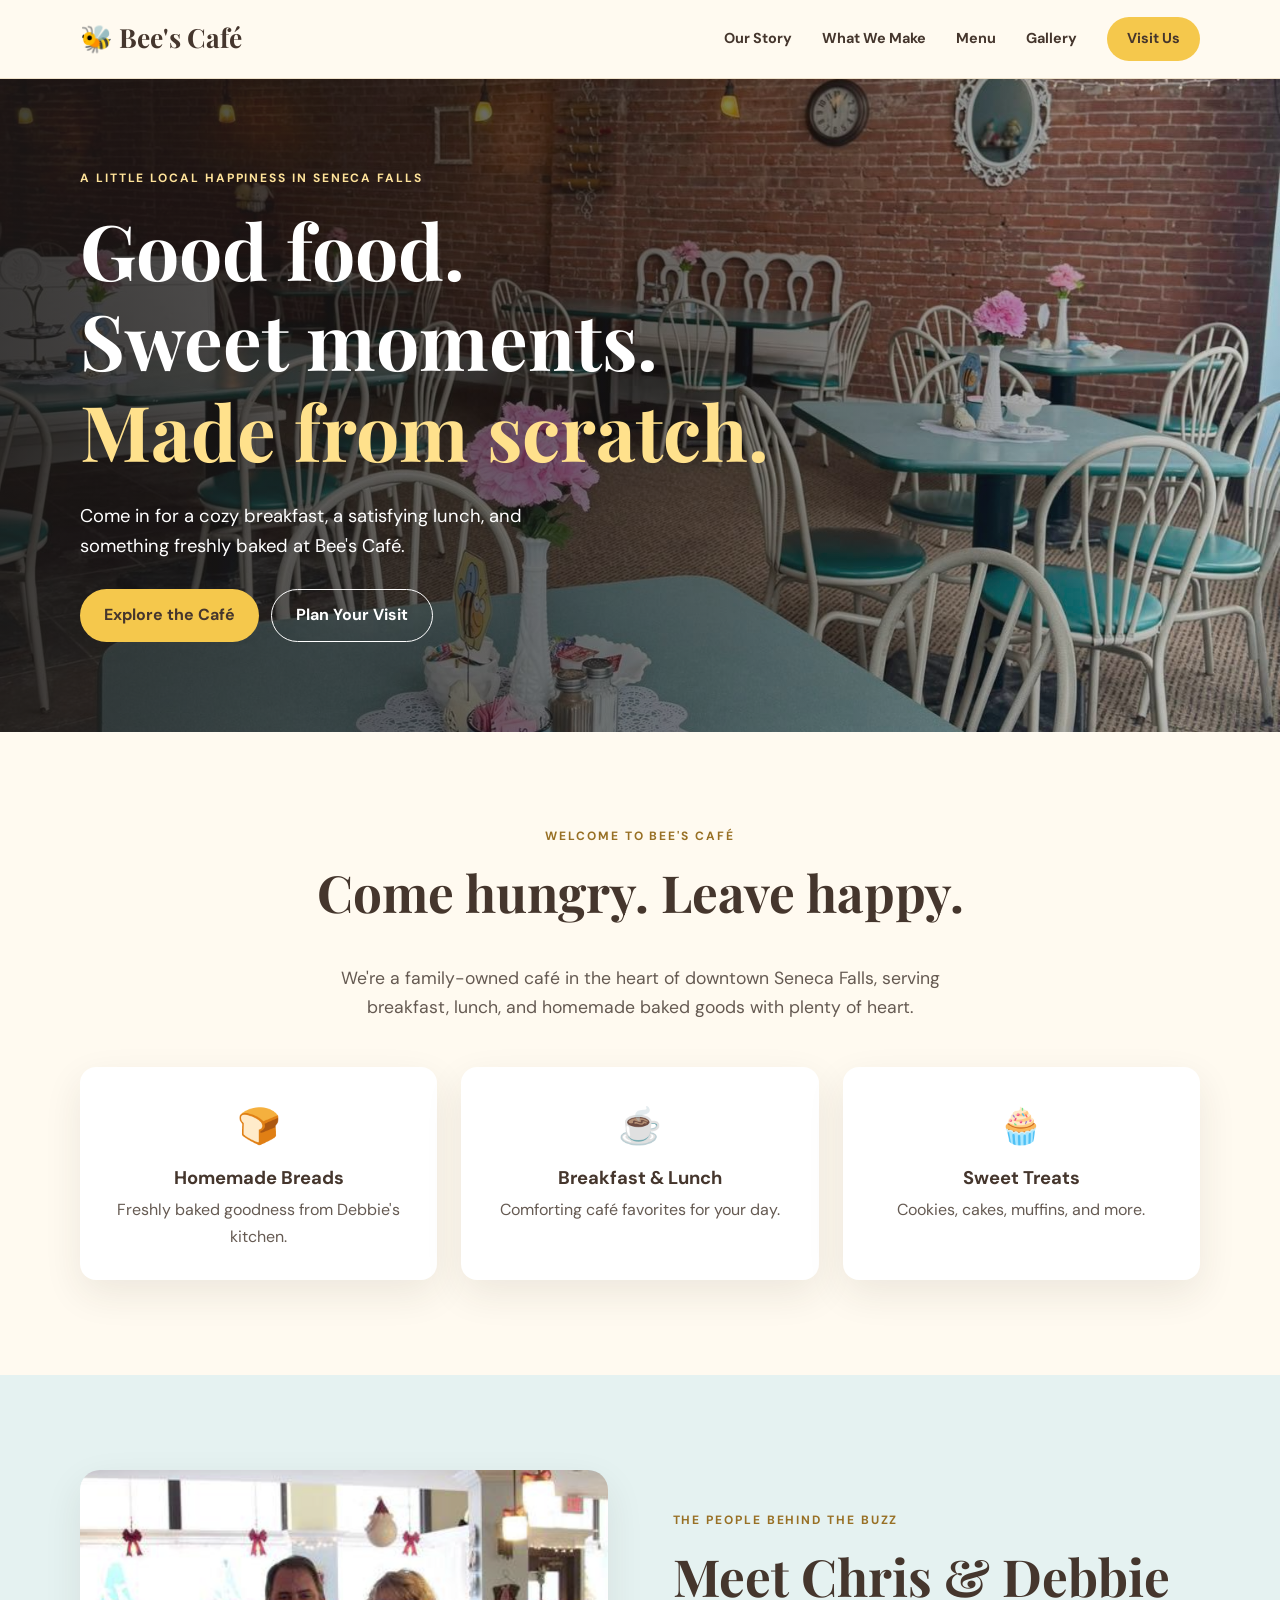
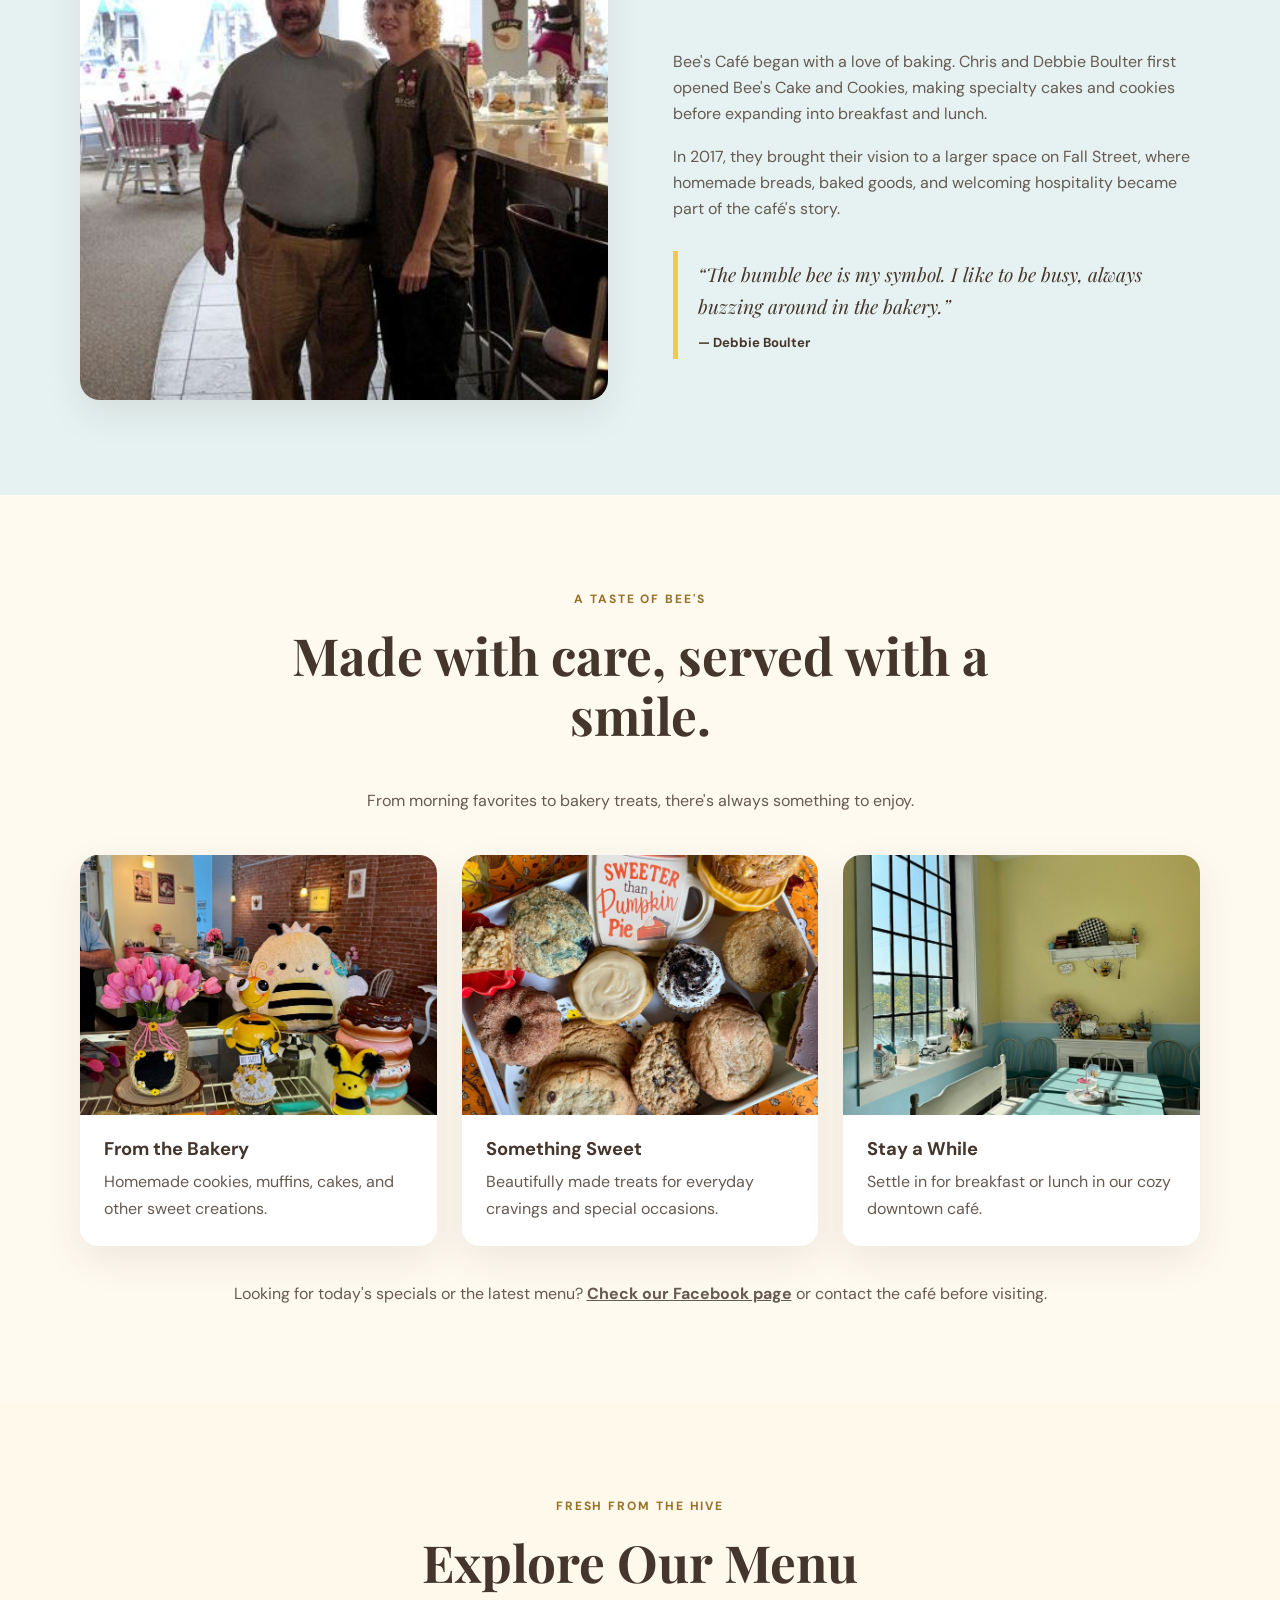
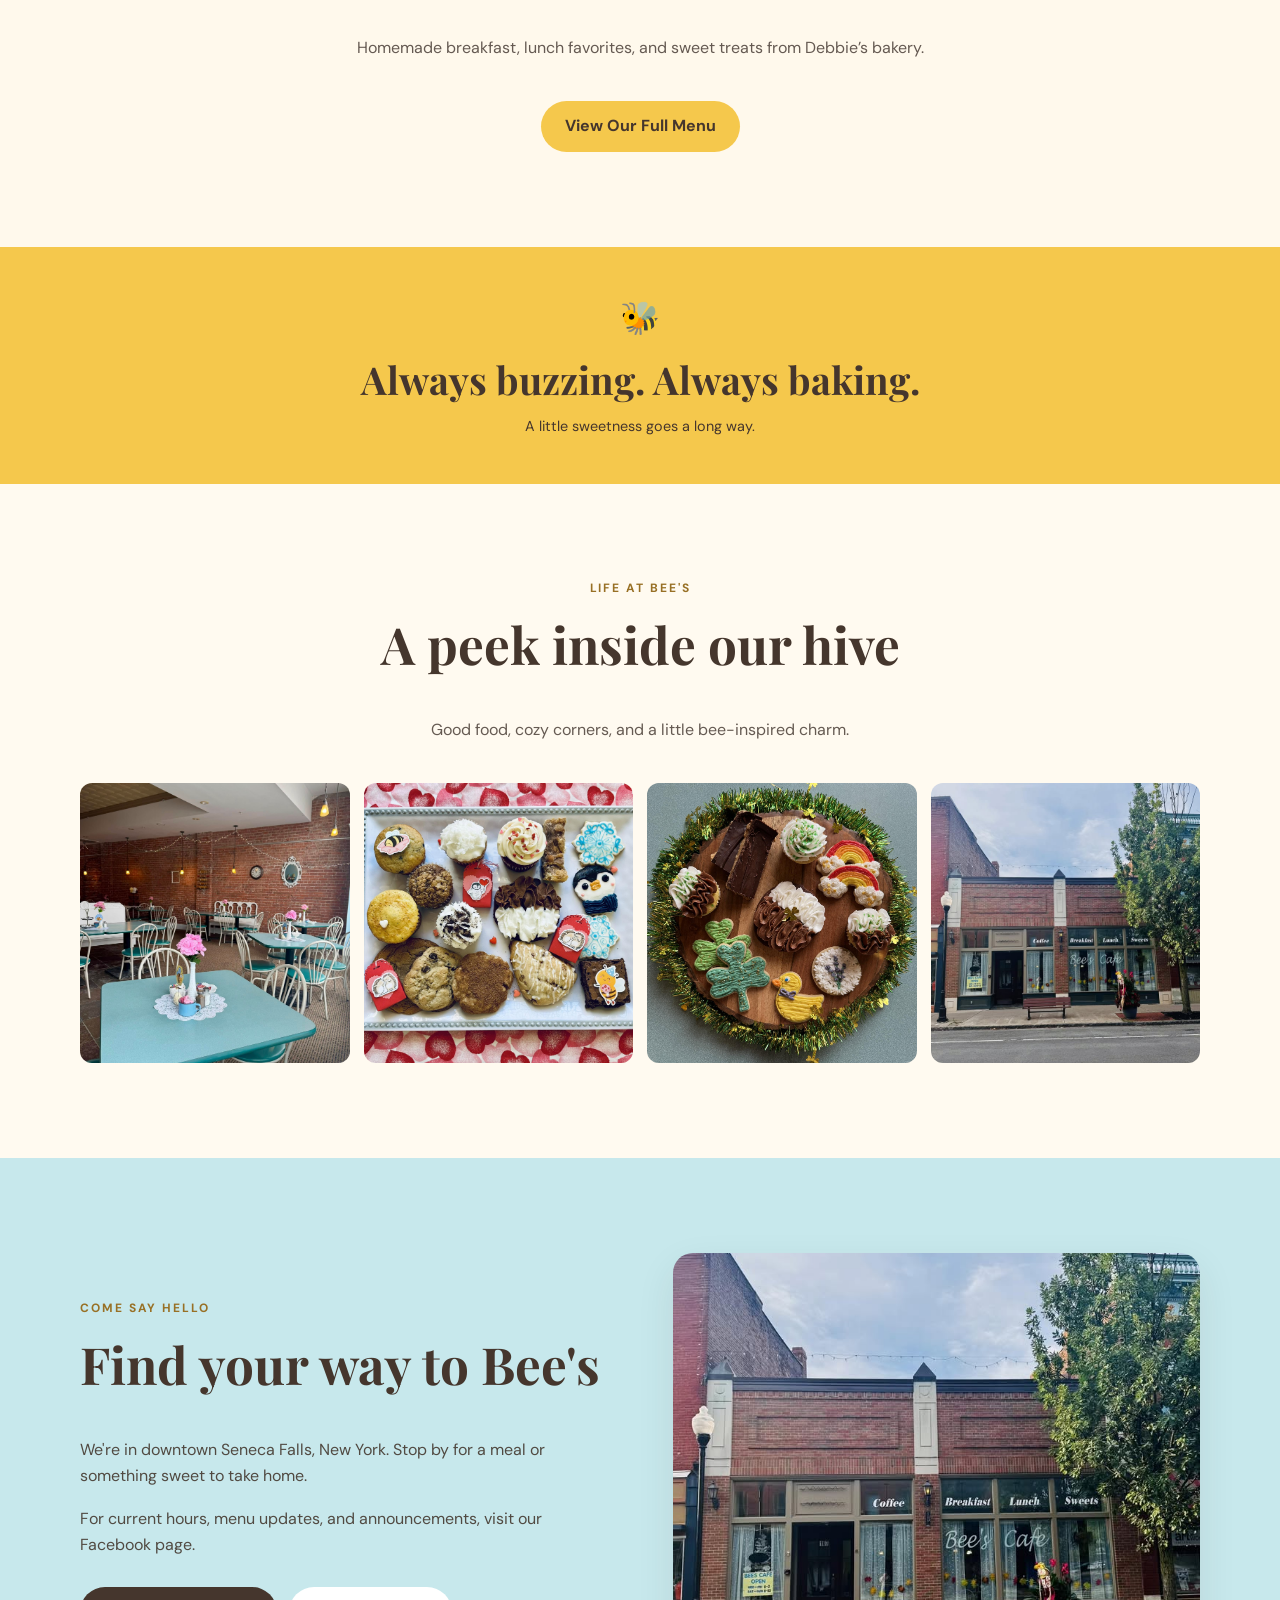
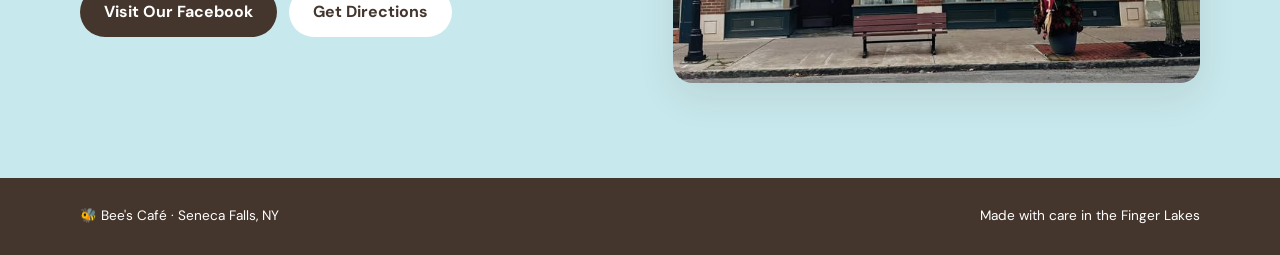
<file: index.html>
<!DOCTYPE html>
<html lang="en">
<head>
  <meta charset="UTF-8">
  <meta name="viewport" content="width=device-width, initial-scale=1">
  <meta name="description" content="Discover Bee's Café in Seneca Falls, NY: homemade baked goods, breakfast, lunch, and a warm welcome.">
  <title>Bee's Café | Seneca Falls, NY</title>
  <link rel="preconnect" href="https://fonts.googleapis.com">
  <link rel="preconnect" href="https://fonts.gstatic.com" crossorigin>
  <link href="https://fonts.googleapis.com/css2?family=DM+Sans:wght@400;500;600;700&family=Playfair+Display:wght@500;600;700&display=swap" rel="stylesheet">
  <link rel="stylesheet" href="style.css">
  <script src="script.js" defer></script>
</head>
<body>
  <a class="skip-link" href="#main">Skip to content</a>
  <header class="site-header">
    <nav class="nav container" aria-label="Main navigation">
      <a class="brand" href="#home"><span class="bee" aria-hidden="true">🐝</span> Bee's Café</a>
      <button class="menu-toggle" type="button" aria-expanded="false" aria-controls="nav-links" aria-label="Open navigation menu">☰</button>
      <div class="nav-links" id="nav-links">
        <a href="#about">Our Story</a>
        <a href="#favorites">What We Make</a>
        <a href="menu.html">Menu</a>
        <a href="#gallery">Gallery</a>
        <a href="#visit" class="nav-visit">Visit Us</a>
      </div>
    </nav>
  </header>

  <main id="main">
    <section class="hero" id="home">
      <div class="hero-photo" role="img" aria-label="Welcoming dining room at Bee's Café"></div>
      <div class="hero-overlay"></div>
      <div class="container hero-content">
        <span class="eyebrow hero-eyebrow">A LITTLE LOCAL HAPPINESS IN SENECA FALLS</span>
        <h1>Good food.<br>Sweet moments.<br><em>Made from scratch.</em></h1>
        <p>Come in for a cozy breakfast, a satisfying lunch, and something freshly baked at Bee's Café.</p>
        <div class="button-row"><a class="btn btn-yellow" href="#favorites">Explore the Café</a><a class="btn btn-outline" href="#visit">Plan Your Visit</a></div>
      </div>
    </section>

    <section class="welcome section container">
      <span class="eyebrow">WELCOME TO BEE'S CAFÉ</span>
      <h2>Come hungry. Leave happy.</h2>
      <p>We're a family-owned café in the heart of downtown Seneca Falls, serving breakfast, lunch, and homemade baked goods with plenty of heart.</p>
      <div class="features">
        <div><span aria-hidden="true">🍞</span><h3>Homemade Breads</h3><p>Freshly baked goodness from Debbie's kitchen.</p></div>
        <div><span aria-hidden="true">☕</span><h3>Breakfast & Lunch</h3><p>Comforting café favorites for your day.</p></div>
        <div><span aria-hidden="true">🧁</span><h3>Sweet Treats</h3><p>Cookies, cakes, muffins, and more.</p></div>
      </div>
    </section>

    <section class="story section" id="about">
      <div class="container split">
        <div class="image-wrap"><img src="images/owners.jpg.png" alt="Chris and Debbie Boulter, owners of Bee's Café" loading="lazy"></div>
        <div class="story-text"><span class="eyebrow">THE PEOPLE BEHIND THE BUZZ</span><h2>Meet Chris & Debbie</h2><p>Bee's Café began with a love of baking. Chris and Debbie Boulter first opened Bee's Cake and Cookies, making specialty cakes and cookies before expanding into breakfast and lunch.</p><p>In 2017, they brought their vision to a larger space on Fall Street, where homemade breads, baked goods, and welcoming hospitality became part of the café's story.</p><blockquote>“The bumble bee is my symbol. I like to be busy, always buzzing around in the bakery.”<cite>— Debbie Boulter</cite></blockquote></div>
      </div>
    </section>

    <section class="section container" id="favorites">
      <div class="section-heading"><span class="eyebrow">A TASTE OF BEE'S</span><h2>Made with care, served with a smile.</h2><p>From morning favorites to bakery treats, there's always something to enjoy.</p></div>
      <div class="cards">
        <article class="food-card"><img src="images/bakery-display.jpg.png" alt="Bakery display with cookies and bee decorations" loading="lazy"><div><h3>From the Bakery</h3><p>Homemade cookies, muffins, cakes, and other sweet creations.</p></div></article>
        <article class="food-card"><img src="images/fall-treats.jpg.png" alt="Assorted homemade cookies and seasonal baked treats" loading="lazy"><div><h3>Something Sweet</h3><p>Beautifully made treats for everyday cravings and special occasions.</p></div></article>
        <article class="food-card"><img src="images/cafe-seating.jpg.png" alt="Sunlit café seating at Bee's Café" loading="lazy"><div><h3>Stay a While</h3><p>Settle in for breakfast or lunch in our cozy downtown café.</p></div></article>
      </div>
      <p class="menu-note">Looking for today's specials or the latest menu? <a href="https://www.facebook.com/BeesCafeWaterloo/" target="_blank" rel="noopener noreferrer">Check our Facebook page</a> or contact the café before visiting.</p>
    </section>

    <section class="section cafe-menu" id="menu">
      <div class="container" style="text-align:center">
        <div class="section-heading"><span class="eyebrow">FRESH FROM THE HIVE</span><h2>Explore Our Menu</h2><p>Homemade breakfast, lunch favorites, and sweet treats from Debbie’s bakery.</p></div>
        <div class="button-row" style="justify-content:center"><a class="btn btn-yellow" href="menu.html">View Our Full Menu</a></div>
      </div>
    </section>

    <section class="quote-band"><div class="container"><span aria-hidden="true">🐝</span><p>Always buzzing. Always baking.</p><span class="quote-small">A little sweetness goes a long way.</span></div></section>

    <section class="section container" id="gallery">
      <div class="section-heading"><span class="eyebrow">LIFE AT BEE'S</span><h2>A peek inside our hive</h2><p>Good food, cozy corners, and a little bee-inspired charm.</p></div>
      <div class="gallery-grid">
        <img src="images/cafe-interior.jpg" alt="Inside Bee's Café with blue tables" loading="lazy">
        <img src="images/bakery-treats.jpg.png" alt="Assortment of decorated baked goods" loading="lazy">
        <img src="images/decorated-cookies.jpg.png" alt="Decorated seasonal cookies and cupcakes" loading="lazy">
        <img src="images/cafe-exterior.jpg" alt="Exterior of Bee's Café in downtown Seneca Falls" loading="lazy">
      </div>
    </section>

    <section class="visit section" id="visit"><div class="container split visit-split"><div><span class="eyebrow">COME SAY HELLO</span><h2>Find your way to Bee's</h2><p>We're in downtown Seneca Falls, New York. Stop by for a meal or something sweet to take home.</p><p>For current hours, menu updates, and announcements, visit our Facebook page.</p><div class="button-row"><a class="btn btn-dark" href="https://www.facebook.com/BeesCafeWaterloo/" target="_blank" rel="noopener noreferrer">Visit Our Facebook</a><a class="btn btn-light" href="https://www.google.com/maps/search/?api=1&query=Bee%27s+Cafe+Seneca+Falls+NY" target="_blank" rel="noopener noreferrer">Get Directions</a></div></div><img src="images/cafe-exterior.jpg" alt="Bee's Café storefront" loading="lazy"></div></section>
  </main>
  <footer><div class="container footer-inner"><span>🐝 Bee's Café · Seneca Falls, NY</span><span>Made with care in the Finger Lakes</span></div></footer>
</body>
</html>
</file>
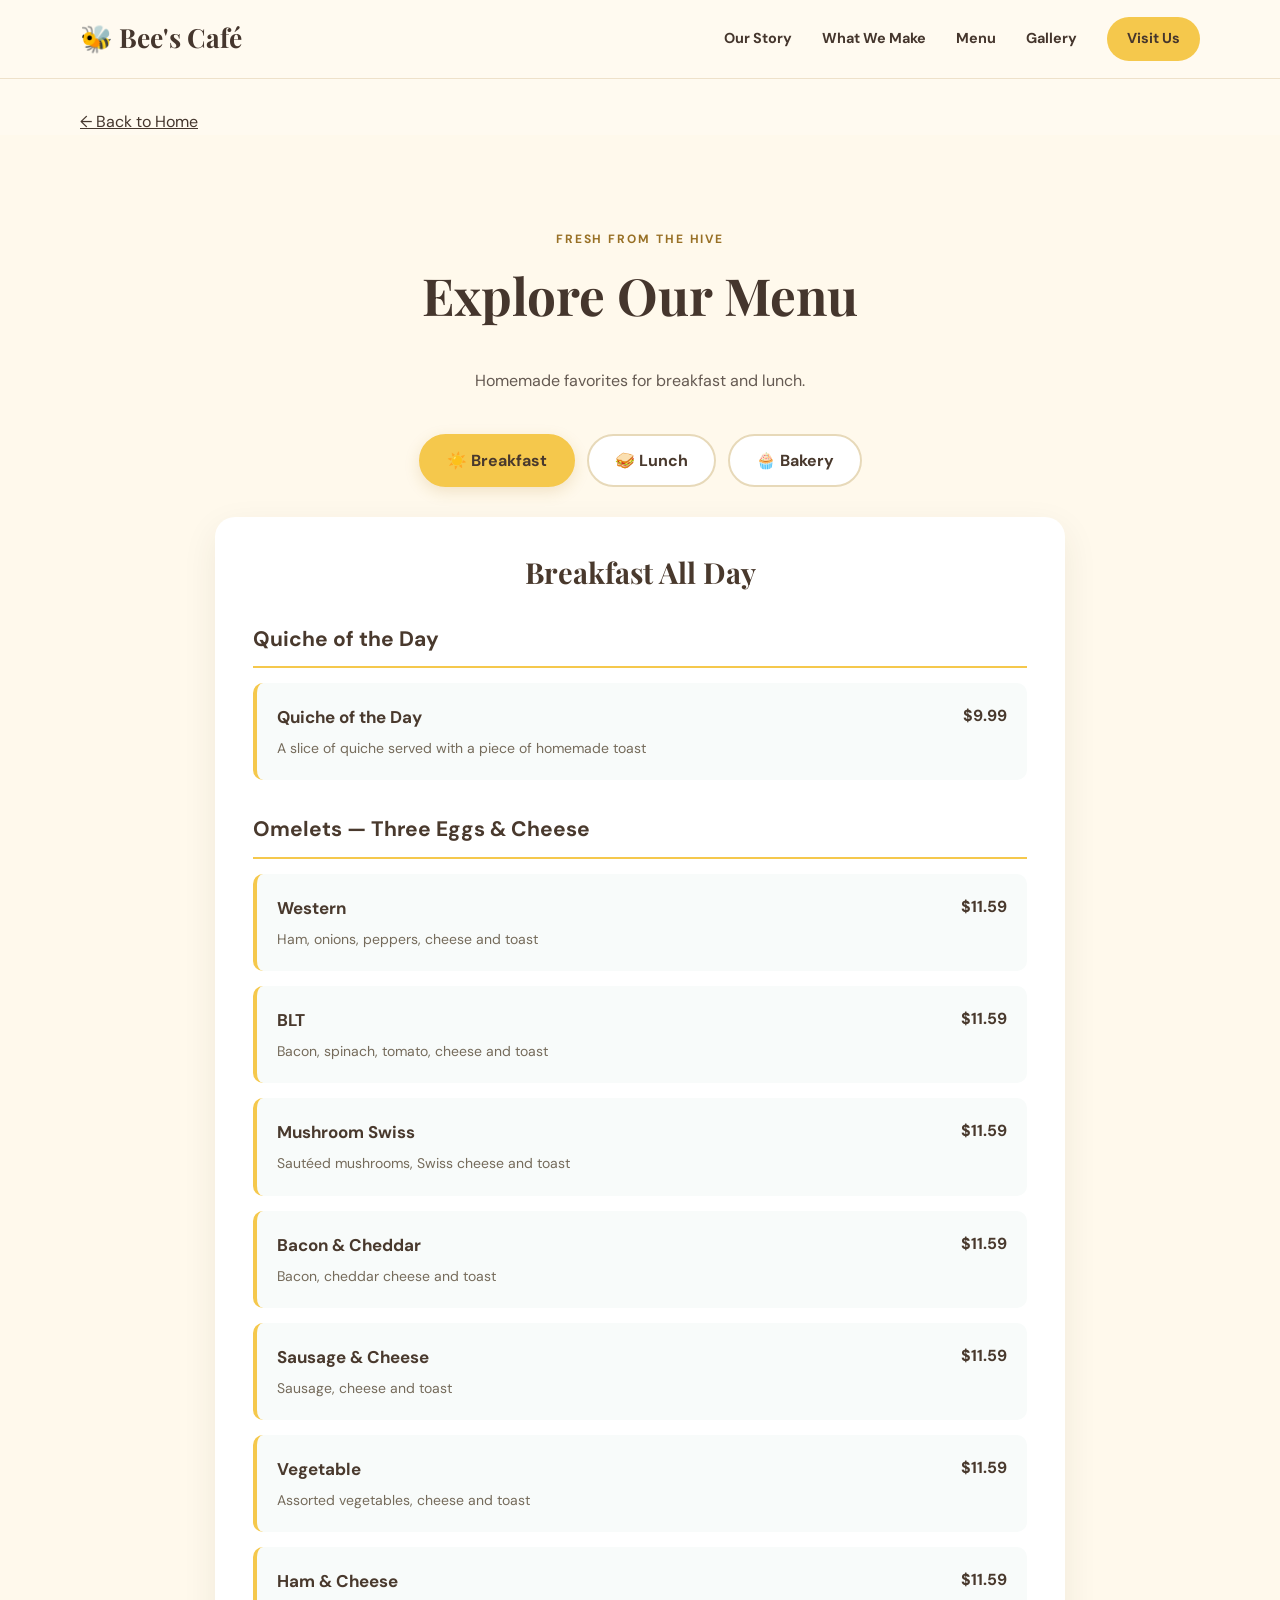
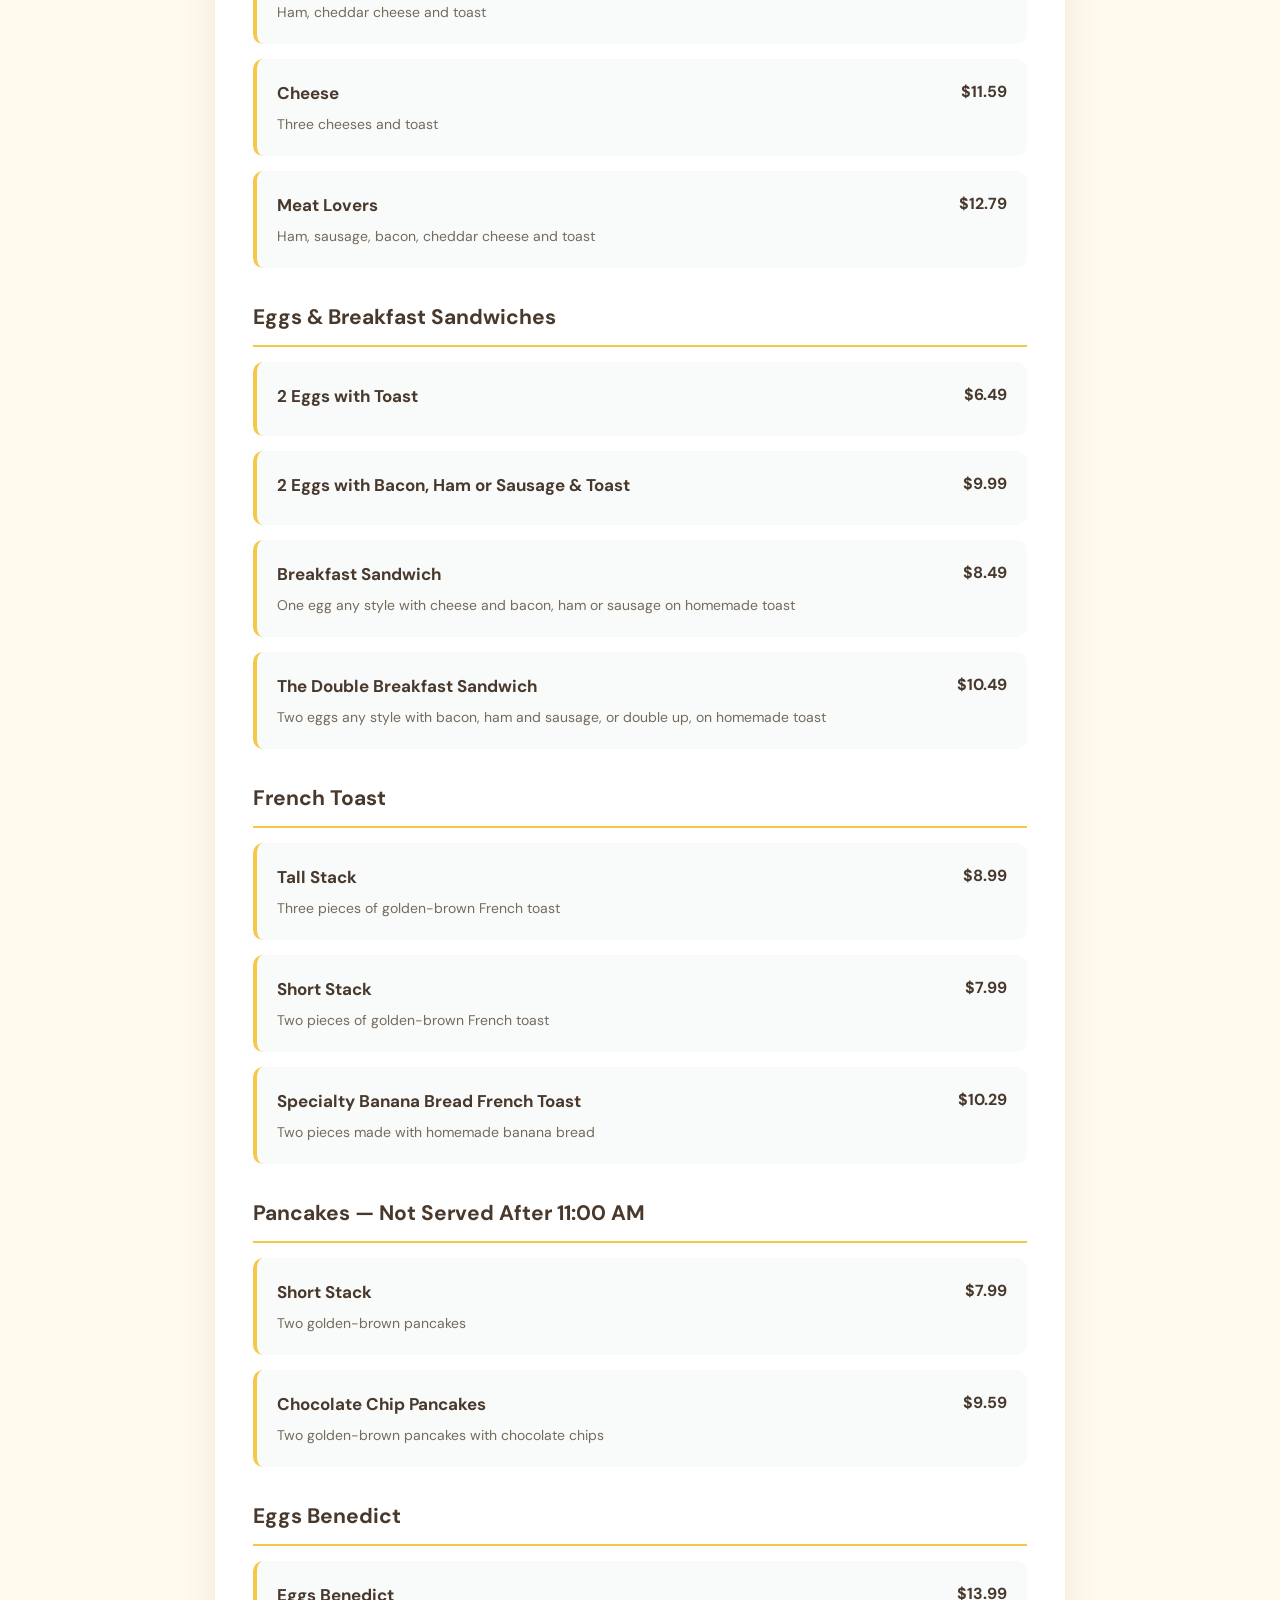
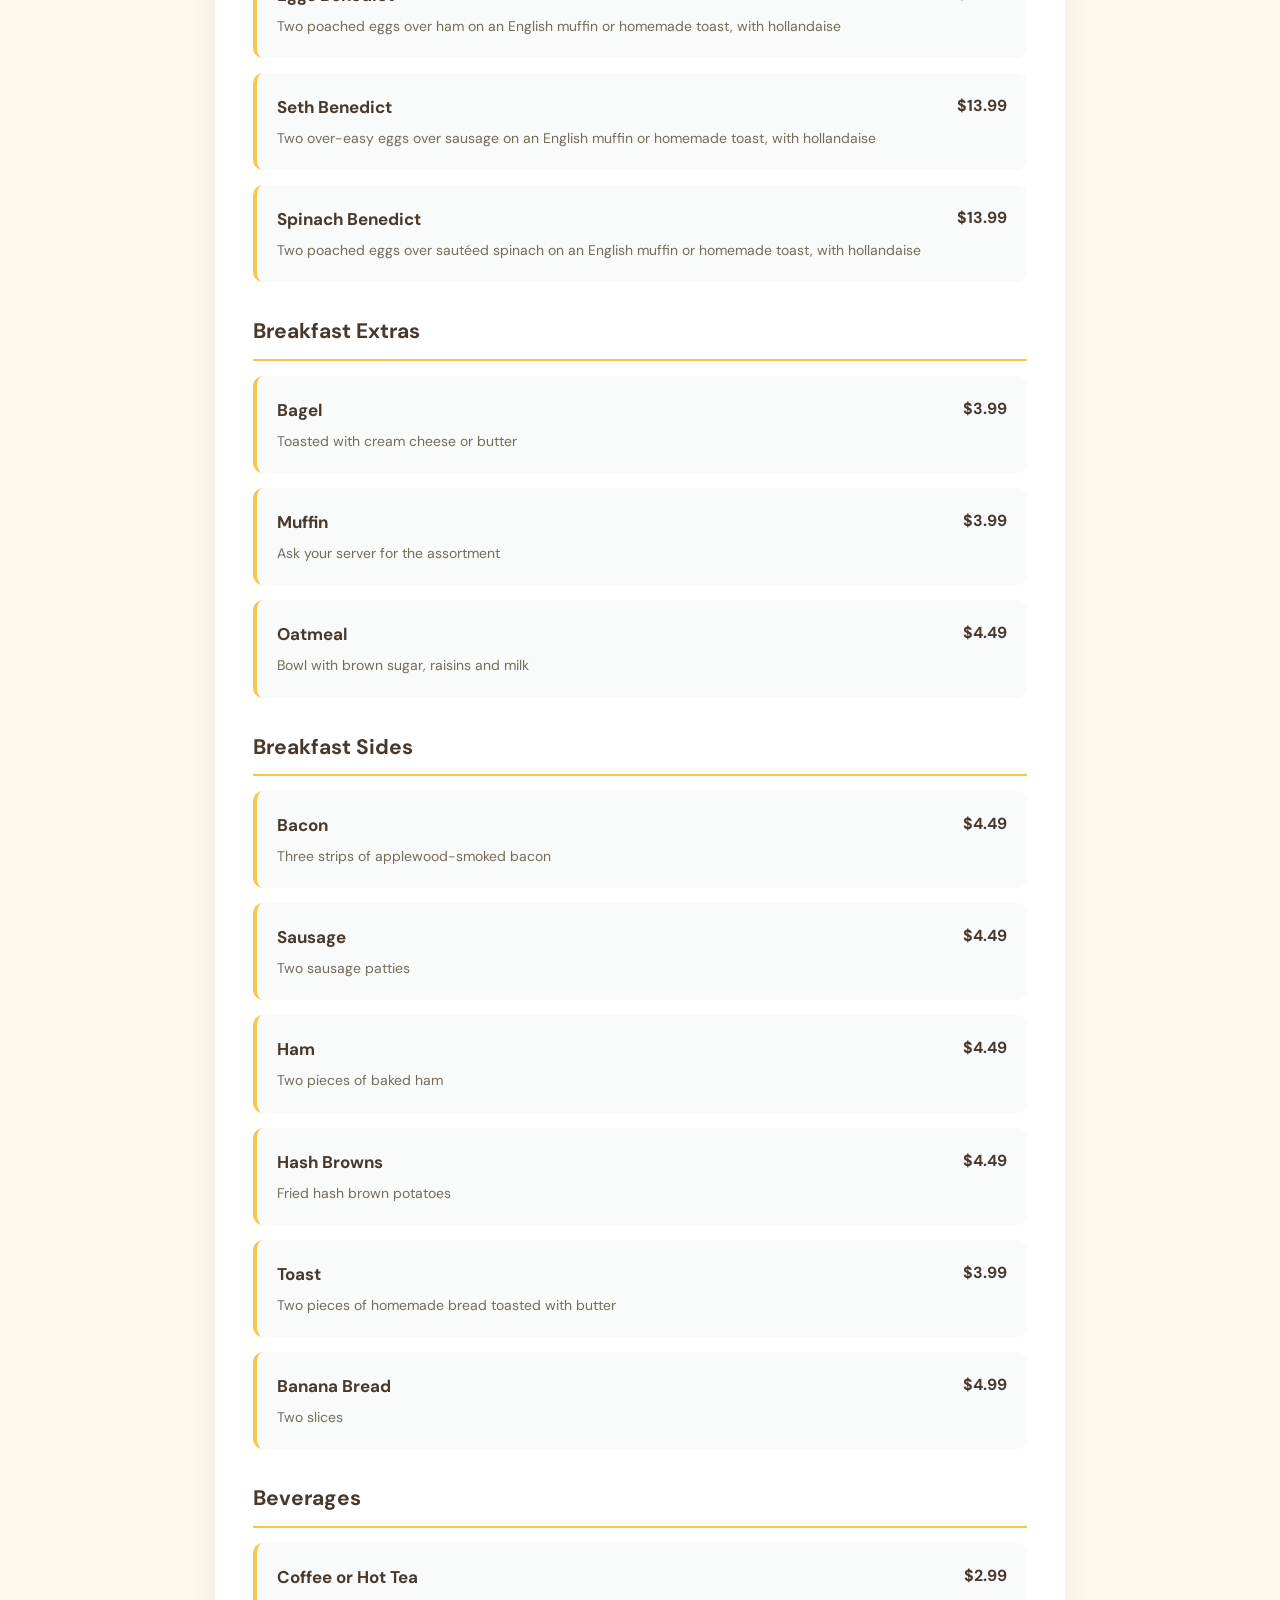
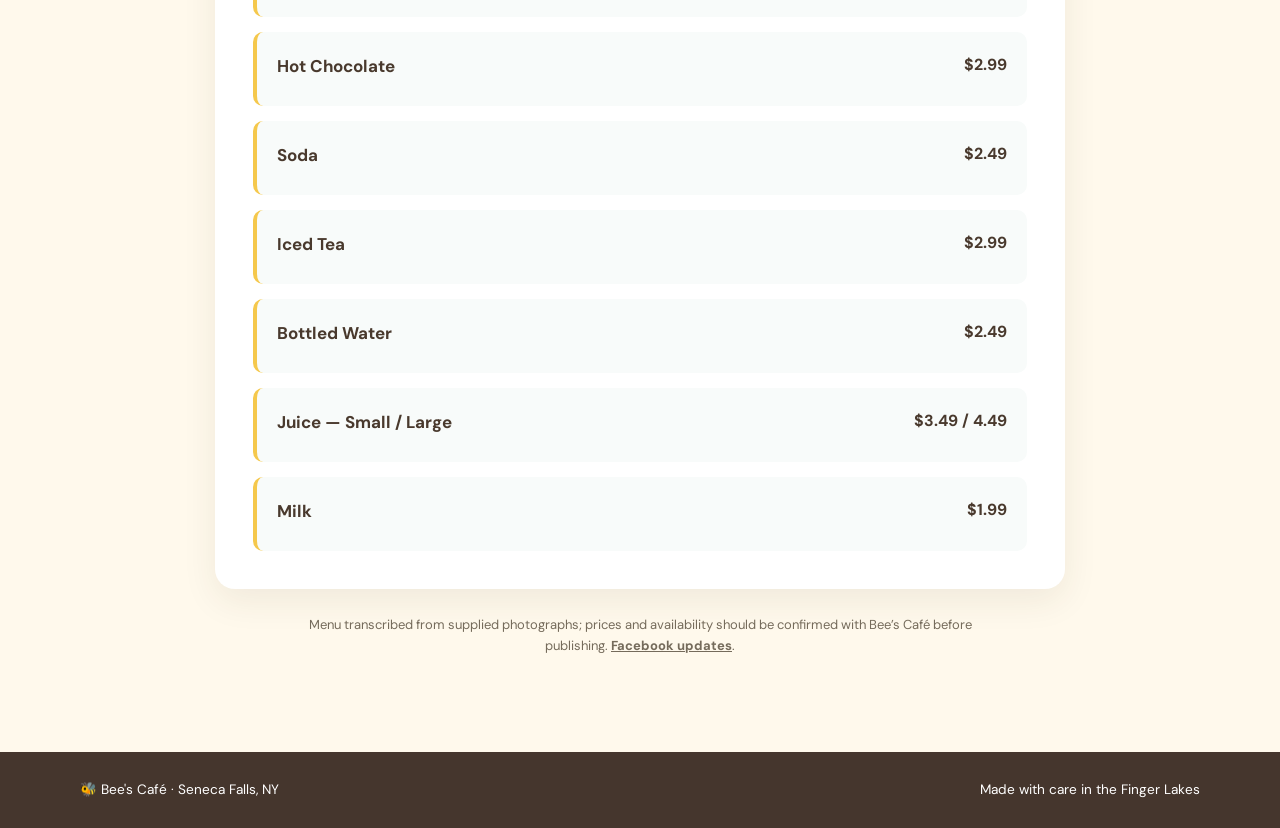
<file: menu.html>
<!DOCTYPE html>
<html lang="en">
<head>
  <meta charset="UTF-8">
  <meta name="viewport" content="width=device-width, initial-scale=1">
  <meta name="description" content="Discover Bee's Café in Seneca Falls, NY: homemade baked goods, breakfast, lunch, and a warm welcome.">
  <title>Menu | Bee's Café</title>
  <link rel="preconnect" href="https://fonts.googleapis.com">
  <link rel="preconnect" href="https://fonts.gstatic.com" crossorigin>
  <link href="https://fonts.googleapis.com/css2?family=DM+Sans:wght@400;500;600;700&family=Playfair+Display:wght@500;600;700&display=swap" rel="stylesheet">
  <link rel="stylesheet" href="style.css">
  <script src="script.js" defer></script>
</head>
<body>
  <a class="skip-link" href="#main">Skip to content</a>
  <header class="site-header"><nav class="nav container" aria-label="Main navigation">
    <a class="brand" href="index.html#home"><span class="bee" aria-hidden="true">🐝</span> Bee's Café</a>
    <button class="menu-toggle" type="button" aria-expanded="false" aria-controls="nav-links" aria-label="Open navigation menu">☰</button>
    <div class="nav-links" id="nav-links"><a href="index.html#about">Our Story</a><a href="index.html#favorites">What We Make</a><a href="menu.html" aria-current="page">Menu</a><a href="index.html#gallery">Gallery</a><a href="index.html#visit" class="nav-visit">Visit Us</a></div>
  </nav></header>
  <main id="main">
    <div class="container" style="padding-top:30px"><a href="index.html">← Back to Home</a></div>
    <section class="section cafe-menu" id="menu">
  <div class="container">
    <div class="section-heading"><span class="eyebrow">FRESH FROM THE HIVE</span><h2>Explore Our Menu</h2><p>Homemade favorites for breakfast and lunch.</p></div>
    <div class="menu-tabs" role="tablist" aria-label="Menu categories">
      <button class="menu-tab active" id="tab-breakfast" type="button" role="tab" aria-selected="true" aria-controls="panel-breakfast" tabindex="0">☀️ Breakfast</button>
      <button class="menu-tab" id="tab-lunch" type="button" role="tab" aria-selected="false" aria-controls="panel-lunch" tabindex="-1">🥪 Lunch</button>
      <button class="menu-tab" id="tab-bakery" type="button" role="tab" aria-selected="false" aria-controls="panel-bakery" tabindex="-1">🧁 Bakery</button>
    </div>
    <div class="menu-panel" id="panel-breakfast" role="tabpanel" aria-labelledby="tab-breakfast">
      <h3>Breakfast All Day</h3>
      <h4 class="menu-group-title">Quiche of the Day</h4>
      <div class="menu-items">
        <article class="menu-item"><div>
          <h4>Quiche of the Day</h4>
          <p>A slice of quiche served with a piece of homemade toast</p>
        </div><span class="menu-price">$9.99</span></article>
      </div>
      <h4 class="menu-group-title">Omelets — Three Eggs &amp; Cheese</h4>
      <div class="menu-items">
        <article class="menu-item"><div>
          <h4>Western</h4>
          <p>Ham, onions, peppers, cheese and toast</p>
        </div><span class="menu-price">$11.59</span></article>
        <article class="menu-item"><div>
          <h4>BLT</h4>
          <p>Bacon, spinach, tomato, cheese and toast</p>
        </div><span class="menu-price">$11.59</span></article>
        <article class="menu-item"><div>
          <h4>Mushroom Swiss</h4>
          <p>Sautéed mushrooms, Swiss cheese and toast</p>
        </div><span class="menu-price">$11.59</span></article>
        <article class="menu-item"><div>
          <h4>Bacon &amp; Cheddar</h4>
          <p>Bacon, cheddar cheese and toast</p>
        </div><span class="menu-price">$11.59</span></article>
        <article class="menu-item"><div>
          <h4>Sausage &amp; Cheese</h4>
          <p>Sausage, cheese and toast</p>
        </div><span class="menu-price">$11.59</span></article>
        <article class="menu-item"><div>
          <h4>Vegetable</h4>
          <p>Assorted vegetables, cheese and toast</p>
        </div><span class="menu-price">$11.59</span></article>
        <article class="menu-item"><div>
          <h4>Ham &amp; Cheese</h4>
          <p>Ham, cheddar cheese and toast</p>
        </div><span class="menu-price">$11.59</span></article>
        <article class="menu-item"><div>
          <h4>Cheese</h4>
          <p>Three cheeses and toast</p>
        </div><span class="menu-price">$11.59</span></article>
        <article class="menu-item"><div>
          <h4>Meat Lovers</h4>
          <p>Ham, sausage, bacon, cheddar cheese and toast</p>
        </div><span class="menu-price">$12.79</span></article>
      </div>
      <h4 class="menu-group-title">Eggs &amp; Breakfast Sandwiches</h4>
      <div class="menu-items">
        <article class="menu-item"><div>
          <h4>2 Eggs with Toast</h4>
        </div><span class="menu-price">$6.49</span></article>
        <article class="menu-item"><div>
          <h4>2 Eggs with Bacon, Ham or Sausage &amp; Toast</h4>
        </div><span class="menu-price">$9.99</span></article>
        <article class="menu-item"><div>
          <h4>Breakfast Sandwich</h4>
          <p>One egg any style with cheese and bacon, ham or sausage on homemade toast</p>
        </div><span class="menu-price">$8.49</span></article>
        <article class="menu-item"><div>
          <h4>The Double Breakfast Sandwich</h4>
          <p>Two eggs any style with bacon, ham and sausage, or double up, on homemade toast</p>
        </div><span class="menu-price">$10.49</span></article>
      </div>
      <h4 class="menu-group-title">French Toast</h4>
      <div class="menu-items">
        <article class="menu-item"><div>
          <h4>Tall Stack</h4>
          <p>Three pieces of golden-brown French toast</p>
        </div><span class="menu-price">$8.99</span></article>
        <article class="menu-item"><div>
          <h4>Short Stack</h4>
          <p>Two pieces of golden-brown French toast</p>
        </div><span class="menu-price">$7.99</span></article>
        <article class="menu-item"><div>
          <h4>Specialty Banana Bread French Toast</h4>
          <p>Two pieces made with homemade banana bread</p>
        </div><span class="menu-price">$10.29</span></article>
      </div>
      <h4 class="menu-group-title">Pancakes — Not Served After 11:00 AM</h4>
      <div class="menu-items">
        <article class="menu-item"><div>
          <h4>Short Stack</h4>
          <p>Two golden-brown pancakes</p>
        </div><span class="menu-price">$7.99</span></article>
        <article class="menu-item"><div>
          <h4>Chocolate Chip Pancakes</h4>
          <p>Two golden-brown pancakes with chocolate chips</p>
        </div><span class="menu-price">$9.59</span></article>
      </div>
      <h4 class="menu-group-title">Eggs Benedict</h4>
      <div class="menu-items">
        <article class="menu-item"><div>
          <h4>Eggs Benedict</h4>
          <p>Two poached eggs over ham on an English muffin or homemade toast, with hollandaise</p>
        </div><span class="menu-price">$13.99</span></article>
        <article class="menu-item"><div>
          <h4>Seth Benedict</h4>
          <p>Two over-easy eggs over sausage on an English muffin or homemade toast, with hollandaise</p>
        </div><span class="menu-price">$13.99</span></article>
        <article class="menu-item"><div>
          <h4>Spinach Benedict</h4>
          <p>Two poached eggs over sautéed spinach on an English muffin or homemade toast, with hollandaise</p>
        </div><span class="menu-price">$13.99</span></article>
      </div>
      <h4 class="menu-group-title">Breakfast Extras</h4>
      <div class="menu-items">
        <article class="menu-item"><div>
          <h4>Bagel</h4>
          <p>Toasted with cream cheese or butter</p>
        </div><span class="menu-price">$3.99</span></article>
        <article class="menu-item"><div>
          <h4>Muffin</h4>
          <p>Ask your server for the assortment</p>
        </div><span class="menu-price">$3.99</span></article>
        <article class="menu-item"><div>
          <h4>Oatmeal</h4>
          <p>Bowl with brown sugar, raisins and milk</p>
        </div><span class="menu-price">$4.49</span></article>
      </div>
      <h4 class="menu-group-title">Breakfast Sides</h4>
      <div class="menu-items">
        <article class="menu-item"><div>
          <h4>Bacon</h4>
          <p>Three strips of applewood-smoked bacon</p>
        </div><span class="menu-price">$4.49</span></article>
        <article class="menu-item"><div>
          <h4>Sausage</h4>
          <p>Two sausage patties</p>
        </div><span class="menu-price">$4.49</span></article>
        <article class="menu-item"><div>
          <h4>Ham</h4>
          <p>Two pieces of baked ham</p>
        </div><span class="menu-price">$4.49</span></article>
        <article class="menu-item"><div>
          <h4>Hash Browns</h4>
          <p>Fried hash brown potatoes</p>
        </div><span class="menu-price">$4.49</span></article>
        <article class="menu-item"><div>
          <h4>Toast</h4>
          <p>Two pieces of homemade bread toasted with butter</p>
        </div><span class="menu-price">$3.99</span></article>
        <article class="menu-item"><div>
          <h4>Banana Bread</h4>
          <p>Two slices</p>
        </div><span class="menu-price">$4.99</span></article>
      </div>
      <h4 class="menu-group-title">Beverages</h4>
      <div class="menu-items">
        <article class="menu-item"><div>
          <h4>Coffee or Hot Tea</h4>
        </div><span class="menu-price">$2.99</span></article>
        <article class="menu-item"><div>
          <h4>Hot Chocolate</h4>
        </div><span class="menu-price">$2.99</span></article>
        <article class="menu-item"><div>
          <h4>Soda</h4>
        </div><span class="menu-price">$2.49</span></article>
        <article class="menu-item"><div>
          <h4>Iced Tea</h4>
        </div><span class="menu-price">$2.99</span></article>
        <article class="menu-item"><div>
          <h4>Bottled Water</h4>
        </div><span class="menu-price">$2.49</span></article>
        <article class="menu-item"><div>
          <h4>Juice — Small / Large</h4>
        </div><span class="menu-price">$3.49 / 4.49</span></article>
        <article class="menu-item"><div>
          <h4>Milk</h4>
        </div><span class="menu-price">$1.99</span></article>
      </div>
    </div>
    <div class="menu-panel" id="panel-lunch" role="tabpanel" aria-labelledby="tab-lunch" hidden>
      <h3>Lunch — Starting at 11:00 AM</h3>
      <p class="menu-intro">Printed menu states all lunch items are served with one side.</p>
      <h4 class="menu-group-title">Lunch Favorites</h4>
      <div class="menu-items">
        <article class="menu-item"><div>
          <h4>PB &amp; J</h4>
          <p>Peanut butter and jelly on toasted homemade bread, with your choice of jelly</p>
        </div><span class="menu-price">$7.99</span></article>
        <article class="menu-item"><div>
          <h4>BLT Sandwich</h4>
          <p>Three slices of applewood-smoked bacon on toasted homemade bread with spinach, tomato and mayo</p>
        </div><span class="menu-price">$9.99</span></article>
        <article class="menu-item"><div>
          <h4>Homemade Macaroni &amp; Cheese</h4>
          <p>Tender pasta with a blend of four cheeses; family recipe</p>
        </div><span class="menu-price">$11.49</span></article>
        <article class="menu-item"><div>
          <h4>Bacon Mac &amp; Cheese</h4>
          <p>Four-cheese pasta with applewood-smoked bacon</p>
        </div><span class="menu-price">$13.99</span></article>
        <article class="menu-item"><div>
          <h4>Sandwich of the Day</h4>
          <p>Ask your server about today’s sandwich</p>
        </div><span class="menu-price">$7.99</span></article>
      </div>
      <h4 class="menu-group-title">Grilled Sandwiches</h4>
      <div class="menu-items">
        <article class="menu-item"><div>
          <h4>Melt of the Day</h4>
          <p>Ask your server about today’s melt</p>
        </div><span class="menu-price">$9.99</span></article>
        <article class="menu-item"><div>
          <h4>Monte Cristo</h4>
          <p>Grilled ham and cheese served on French toast made with homemade white bread</p>
        </div><span class="menu-price">$12.95</span></article>
        <article class="menu-item"><div>
          <h4>Dill Pickle Grilled Cheese</h4>
          <p>Grilled cheese with dill pickles on homemade bread</p>
        </div><span class="menu-price">$9.99</span></article>
        <article class="menu-item"><div>
          <h4>Hawaiian Grilled Cheese</h4>
          <p>Ham, sliced pineapple and cheddar on homemade bread</p>
        </div><span class="menu-price">$11.99</span></article>
        <article class="menu-item"><div>
          <h4>Grilled Ham &amp; Cheese</h4>
          <p>Grilled ham with American cheese</p>
        </div><span class="menu-price">$10.99</span></article>
        <article class="menu-item"><div>
          <h4>Grilled Cheese</h4>
          <p>American cheese on homemade bread; add tomato for $0.75 or bacon for $4.49</p>
        </div><span class="menu-price">$8.49</span></article>
        <article class="menu-item"><div>
          <h4>Double Decker Grilled Cheese</h4>
          <p>Cheddar, American and Muenster cheeses on homemade bread, served with chips; add bacon for $4.49</p>
        </div><span class="menu-price">$11.99</span></article>
      </div>
      <h4 class="menu-group-title">Salads</h4>
      <div class="menu-items">
        <article class="menu-item"><div>
          <h4>Side Salad</h4>
          <p>Greens, tomato, carrots, cucumbers and cheese; choice of dressing</p>
        </div><span class="menu-price">$4.99</span></article>
        <article class="menu-item"><div>
          <h4>Large Specialty Salad of the Day</h4>
          <p>Greens, tomato, carrots, cucumbers and cheese with a featured ingredient and dressing</p>
        </div><span class="menu-price">$13.99</span></article>
      </div>
      <h4 class="menu-group-title">Sides</h4>
      <div class="menu-items">
        <article class="menu-item"><div>
          <h4>Included Side Choices</h4>
          <p>Chips, macaroni salad, coleslaw, cottage cheese or applesauce</p>
        </div><span class="menu-price">Included</span></article>
        <article class="menu-item"><div>
          <h4>Additional Side</h4>
        </div><span class="menu-price">$4.49</span></article>
        <article class="menu-item"><div>
          <h4>Fruit Salad</h4>
        </div><span class="menu-price">$4.99</span></article>
      </div>
    </div>
    <div class="menu-panel" id="panel-bakery" role="tabpanel" aria-labelledby="tab-bakery" hidden>
      <h3>From Debbie’s Bakery</h3>
      <p class="menu-intro">Homemade breads, cookies, cakes, muffins, pies and brownies. Ask about today’s selection and pricing.</p>
    </div>
    <p class="menu-disclaimer">Menu transcribed from supplied photographs; prices and availability should be confirmed with Bee’s Café before publishing. <a href="https://www.facebook.com/BeesCafeWaterloo/" target="_blank" rel="noopener noreferrer">Facebook updates</a>.</p>
  </div>
</section>
  </main>
  <footer><div class="container footer-inner"><span>🐝 Bee's Café · Seneca Falls, NY</span><span>Made with care in the Finger Lakes</span></div></footer>
</body>
</html>
</file>
<file: style.css>
:root{--cream:#fffaf0;--yellow:#f5c84c;--blue:#c7e8ec;--brown:#45362d;--muted:#655a52;--white:#fff;--shadow:0 14px 38px rgba(56,42,30,.09)}*{box-sizing:border-box}html{scroll-behavior:smooth;scroll-padding-top:85px}body{margin:0;color:var(--brown);font-family:'DM Sans',Arial,sans-serif;background:var(--cream);line-height:1.65}h1,h2,h3,p{margin-top:0}h1,h2,h3{line-height:1.18}h1,h2{font-family:'Playfair Display',Georgia,serif}h2{font-size:clamp(2rem,4vw,3.25rem)}h3{font-size:1.15rem}a{color:inherit}img{display:block;max-width:100%}.container{width:min(1120px,88%);margin-inline:auto}.section{padding:95px 0}.eyebrow{display:block;color:#987025;font-weight:700;font-size:.75rem;letter-spacing:.16em;margin-bottom:15px}.site-header{position:sticky;top:0;z-index:20;background:rgba(255,250,240,.97);border-bottom:1px solid #eee1ca;backdrop-filter:blur(12px)}.nav{min-height:78px;display:flex;align-items:center;justify-content:space-between;gap:20px}.brand{font-family:'Playfair Display',Georgia,serif;font-weight:700;font-size:1.65rem;text-decoration:none}.bee{font-family:Arial,sans-serif}.nav-links{display:flex;align-items:center;gap:30px}.nav-links a{text-decoration:none;font-weight:700;font-size:.9rem}.nav-links a:hover,.menu-note a:hover{color:#a87500}.nav-links .nav-visit{background:var(--yellow);padding:10px 20px;border-radius:30px}.menu-toggle{display:none;background:none;border:0;font-size:1.7rem;cursor:pointer;color:var(--brown)}.hero{position:relative;min-height:650px;display:flex;align-items:center;color:white;background:#3b3834}.hero-photo,.hero-overlay{position:absolute;inset:0}.hero-photo{background:url('images/cafe-interior.jpg') center 55%/cover no-repeat}.hero-overlay{background:linear-gradient(90deg,rgba(27,25,24,.83) 0%,rgba(27,25,24,.57) 55%,rgba(27,25,24,.16) 100%)}.hero-content{position:relative;padding:90px 0}.hero-eyebrow{color:#ffe39a}.hero h1{font-size:clamp(3rem,6vw,5.4rem);max-width:850px;margin-bottom:25px}.hero h1 em{color:#ffe18c;font-style:normal}.hero p{max-width:520px;font-size:1.15rem}.button-row{display:flex;gap:12px;flex-wrap:wrap;margin-top:28px}.btn{display:inline-flex;align-items:center;justify-content:center;min-height:48px;padding:12px 24px;border-radius:40px;font-weight:700;text-decoration:none;transition:transform .2s,background .2s}.btn:hover{transform:translateY(-2px)}.btn-yellow{background:var(--yellow);color:var(--brown)}.btn-outline{border:1px solid white;color:white}.welcome{text-align:center}.welcome>p{max-width:680px;margin:0 auto 45px;color:var(--muted);font-size:1.1rem}.features{display:grid;grid-template-columns:repeat(3,1fr);gap:24px}.features>div{background:white;padding:30px 20px;border-radius:16px;box-shadow:var(--shadow)}.features span{font-size:2.2rem}.features h3{margin:12px 0 8px}.features p{color:var(--muted);margin:0}.story{background:#e5f2f1}.split{display:grid;grid-template-columns:1fr 1fr;align-items:center;gap:65px}.image-wrap img{width:100%;height:530px;object-fit:cover;border-radius:20px;box-shadow:var(--shadow)}.story-text>p{color:var(--muted)}blockquote{margin:28px 0 0;border-left:5px solid var(--yellow);padding:8px 0 8px 20px;font-family:'Playfair Display',Georgia,serif;font-size:1.2rem;font-style:italic}blockquote cite{display:block;margin-top:12px;font:700 .82rem 'DM Sans',sans-serif;font-style:normal}.section-heading{text-align:center;max-width:700px;margin:0 auto 40px}.section-heading p{color:var(--muted)}.cards{display:grid;grid-template-columns:repeat(3,1fr);gap:25px}.food-card{background:white;border-radius:18px;overflow:hidden;box-shadow:var(--shadow)}.food-card img{width:100%;height:260px;object-fit:cover}.food-card div{padding:24px}.food-card h3{margin-bottom:9px}.food-card p{color:var(--muted);margin:0}.menu-note{text-align:center;margin:35px 0 0;color:var(--muted)}.menu-note a{font-weight:700}.quote-band{background:var(--yellow);text-align:center;padding:45px 15px}.quote-band span:first-child{font-size:2rem}.quote-band p{font:700 clamp(1.65rem,3vw,2.5rem) 'Playfair Display',serif;margin:8px 0}.quote-small{font-size:.9rem}.gallery-grid{display:grid;grid-template-columns:repeat(4,1fr);gap:14px}.gallery-grid img{width:100%;height:280px;object-fit:cover;border-radius:12px}.visit{background:var(--blue)}.visit p{color:#514a42}.visit-split>img{height:430px;width:100%;object-fit:cover;border-radius:20px;box-shadow:var(--shadow)}.btn-dark{background:var(--brown);color:white}.btn-light{background:white;color:var(--brown)}footer{background:var(--brown);color:white;padding:27px 0}.footer-inner{display:flex;justify-content:space-between;gap:20px;font-size:.85rem}.skip-link{position:absolute;top:-60px;left:10px;background:white;color:black;padding:10px;z-index:99}.skip-link:focus{top:10px}@media(max-width:800px){.menu-toggle{display:block}.nav-links{display:none;position:absolute;top:78px;left:0;right:0;background:var(--cream);padding:18px 6%;flex-direction:column;align-items:stretch;gap:18px;box-shadow:var(--shadow)}.nav-links.open{display:flex}.nav-links .nav-visit{text-align:center}.hero{min-height:570px}.hero-overlay{background:rgba(27,25,24,.63)}.features,.cards{grid-template-columns:1fr}.split{grid-template-columns:1fr;gap:35px}.image-wrap img{height:440px}.gallery-grid{grid-template-columns:repeat(2,1fr)}.gallery-grid img{height:240px}.section{padding:70px 0}.footer-inner{flex-direction:column;text-align:center}}@media(max-width:480px){.container{width:90%}.hero h1{font-size:2.8rem}.hero-content{padding:70px 0}.gallery-grid img{height:175px}.image-wrap img{height:350px}.visit-split>img{height:260px}}

/* BEE'S CAFE INTERACTIVE MENU */

.cafe-menu {
  background: #fff9ec;
}

.menu-tabs {
  display: flex;
  justify-content: center;
  flex-wrap: wrap;
  gap: 12px;
  margin-bottom: 30px;
}

.menu-tab {
  background: white;
  border: 2px solid #e7d9b9;
  border-radius: 50px;
  padding: 14px 26px;
  font-family: inherit;
  font-size: 16px;
  font-weight: 700;
  color: #49392d;
  cursor: pointer;
  transition: all 0.25s ease;
}

.menu-tab:hover {
  background: #fff0bf;
  transform: translateY(-2px);
}

.menu-tab.active {
  background: #f5c84c;
  border-color: #f5c84c;
  box-shadow: 0 5px 15px rgba(180, 130, 30, 0.18);
}

.menu-tab:focus-visible {
  outline: 3px solid #357c90;
  outline-offset: 3px;
}

.menu-panel {
  max-width: 850px;
  margin: 0 auto;
  padding: 38px;
  background: white;
  border-radius: 20px;
  box-shadow: 0 12px 35px rgba(65, 48, 30, 0.08);
}

.menu-panel[hidden] {
  display: none;
}

.menu-panel h3 {
  font-family: 'Playfair Display', Georgia, serif;
  font-size: 29px;
  text-align: center;
  color: #49392d;
}

.menu-intro {
  text-align: center;
  color: #756b5b;
  margin-bottom: 30px;
}

.menu-items {
  display: grid;
  gap: 15px;
}

.menu-item {
  display: flex;
  justify-content: space-between;
  gap: 20px;
  padding: 20px;
  background: #f8fbfa;
  border-left: 4px solid #f5c84c;
  border-radius: 10px;
}

.menu-item h4 {
  margin: 0 0 6px;
  font-size: 17px;
  color: #49392d;
}

.menu-item p {
  margin: 0;
  font-size: 14px;
  color: #756b5b;
}

.menu-price {
  font-weight: 700;
  color: #49392d;
  white-space: nowrap;
}

.menu-disclaimer {
  max-width: 700px;
  margin: 25px auto 0;
  text-align: center;
  font-size: 13px;
  color: #756b5b;
}

.menu-disclaimer a {
  font-weight: 700;
}

@media (max-width: 600px) {
  .menu-tab {
    padding: 11px 16px;
    font-size: 14px;
  }

  .menu-panel {
    padding: 24px 18px;
  }

  .menu-panel h3 {
    font-size: 24px;
  }

  .menu-item {
    padding: 16px;
  }
}

/* Full menu category headings */
.menu-group-title {
  margin: 32px 0 15px;
  padding-bottom: 10px;
  border-bottom: 2px solid #f5c84c;
  font-size: 21px;
  color: #49392d;
}

.menu-price {
  font-weight: 700;
  color: #49392d;
  white-space: nowrap;
  flex-shrink: 0;
}

@media (max-width: 600px) {
  .menu-item {
    align-items: flex-start;
  }

  .menu-price {
    font-size: 14px;
  }
}
</file>
